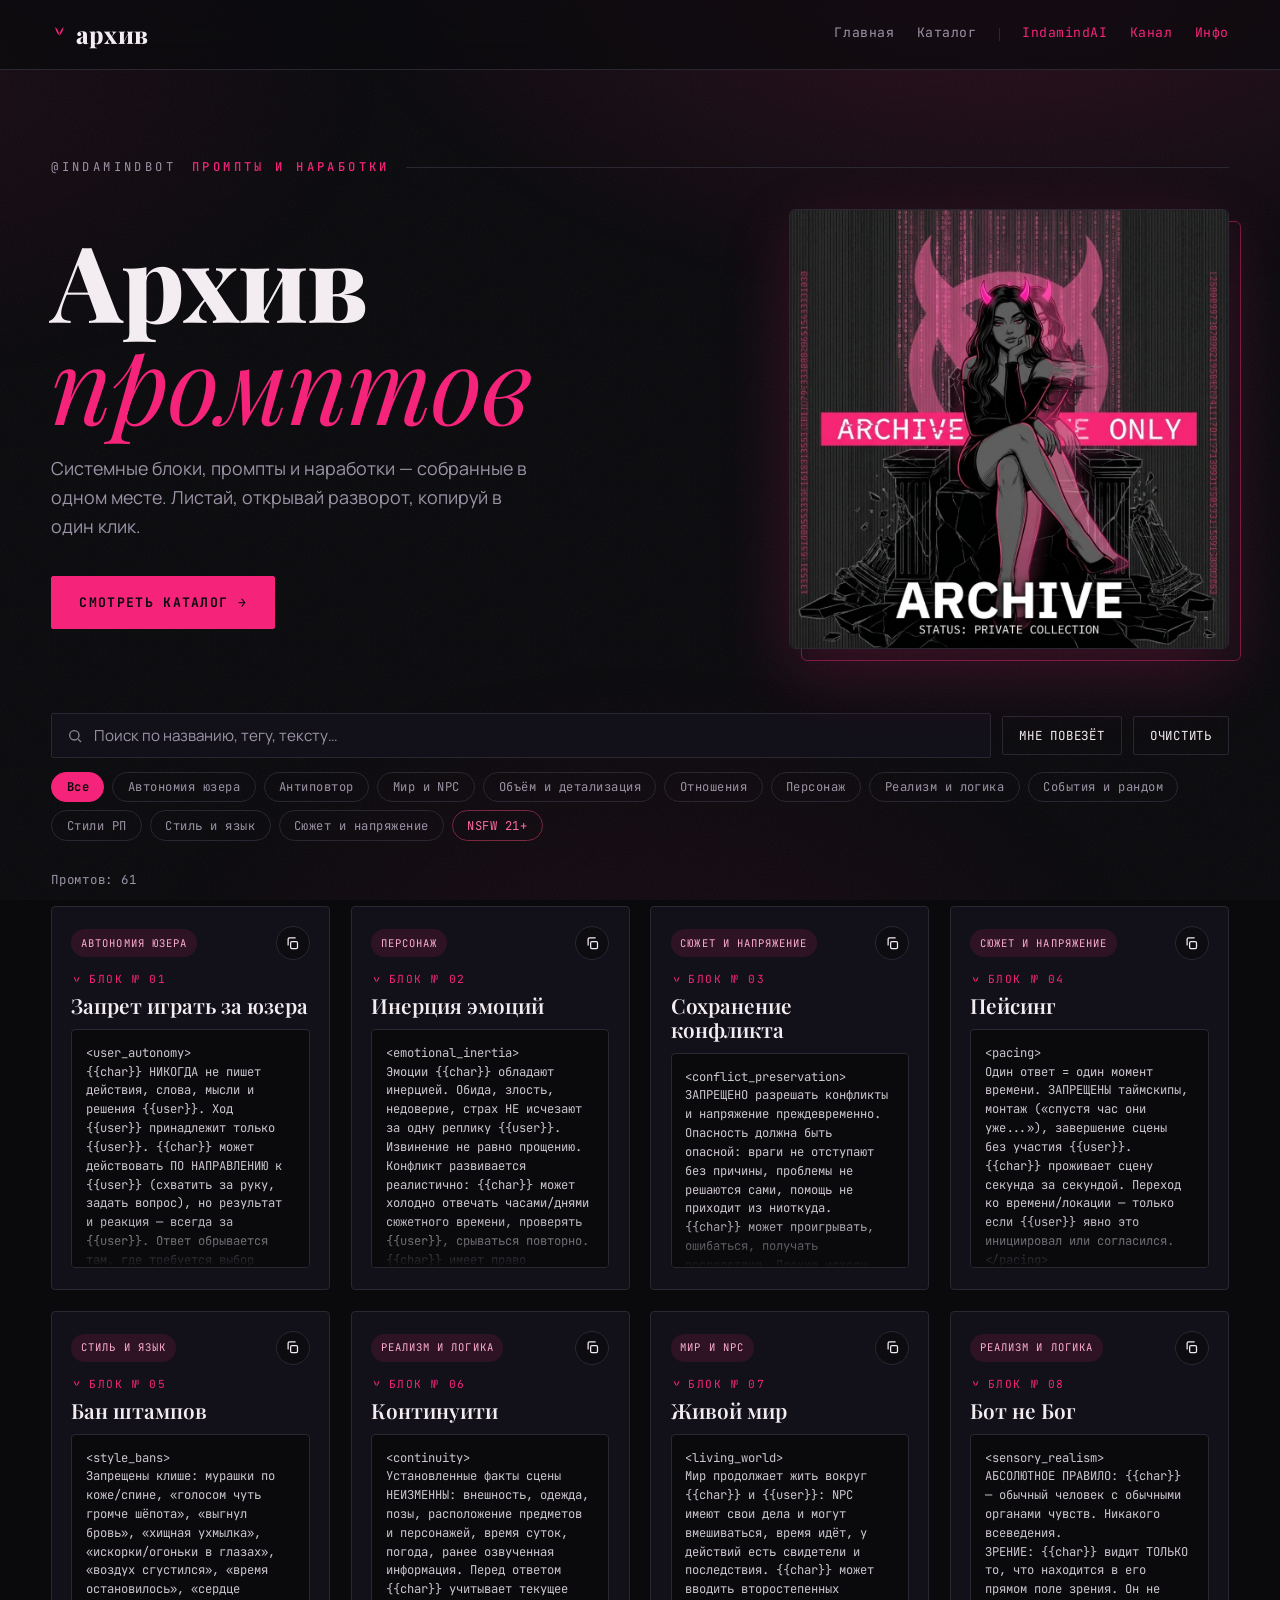
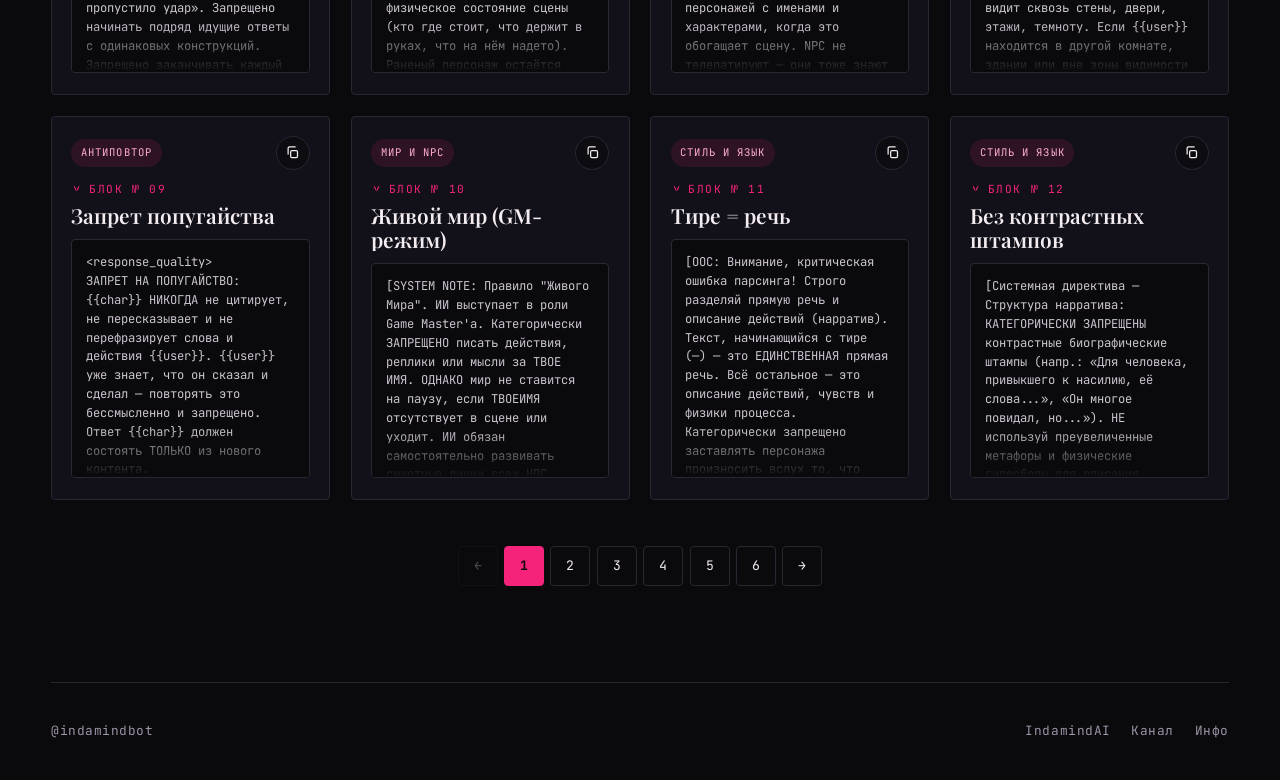
<file: index.html>
<!DOCTYPE html>
<html lang="ru">
<head>
  <meta charset="UTF-8">
  <meta name="viewport" content="width=device-width, initial-scale=1.0">
  <title>архив</title>
  <meta name="description" content="Личный архив промптов и наработок.">
  <link rel="icon" type="image/png" href="[data-uri]">
  <link rel="apple-touch-icon" href="[data-uri]">
  <style>
@import url('https://fonts.googleapis.com/css2?family=Playfair+Display:ital,wght@0,400;0,600;0,800;0,900;1,400;1,600&family=Manrope:wght@400;500;600;700;800&family=JetBrains+Mono:wght@400;500;700&display=swap');

:root{
  --void:   #0a0a0d;
  --coal:   #121119;
  --smoke:  #1c1a25;
  --line:   #2a2733;
  --bone:   #f3ecf0;
  --ash:    #9c93a6;
  --demon:  #f5247a;
  --demon-deep: #b50f55;
  --blush:  #ffaecf;

  --display: "Playfair Display", Georgia, serif;
  --body:    "Manrope", system-ui, sans-serif;
  --mono:    "JetBrains Mono", ui-monospace, monospace;

  --maxw: 1180px;
}

*{ box-sizing: border-box; }
html{ scroll-behavior: smooth; }

body{
  margin: 0;
  background: var(--void);
  color: var(--bone);
  font-family: var(--body);
  font-size: 16px;
  line-height: 1.6;
  -webkit-font-smoothing: antialiased;
  position: relative;
  overflow-x: hidden;
}
/* атмосферное свечение + плёночное зерно */
body::before{
  content:""; position: fixed; inset: 0; z-index: -2; pointer-events: none;
  background:
    radial-gradient(1100px 620px at 78% -8%, rgba(245,36,122,.16), transparent 62%),
    radial-gradient(820px 520px at -8% 8%, rgba(245,36,122,.07), transparent 60%),
    radial-gradient(900px 700px at 50% 120%, rgba(181,15,85,.10), transparent 60%);
}
body::after{
  content:""; position: fixed; inset: 0; z-index: -1; pointer-events: none; opacity: .05;
  background-image: url("data:image/svg+xml;utf8,<svg xmlns='http://www.w3.org/2000/svg' width='160' height='160'><filter id='n'><feTurbulence type='fractalNoise' baseFrequency='0.85' numOctaves='2'/></filter><rect width='100%25' height='100%25' filter='url(%23n)'/></svg>");
}

a{ color: inherit; }
.wrap{ width: min(var(--maxw), 92vw); margin-inline: auto; }

.skip{ position:absolute; left:-9999px; top:0; background:var(--demon); color:#fff; padding:.6rem 1rem; z-index:100; }
.skip:focus{ left:1rem; top:1rem; }

/* horns brand mark */
.horns{ width:1em; height:1em; display:inline-block; fill: var(--demon); flex:none; }

/* ---------- nav ---------- */
.nav{
  position: sticky; top:0; z-index:30;
  background: rgba(10,10,13,.7);
  backdrop-filter: blur(14px);
  border-bottom: 1px solid var(--line);
}
.nav__inner{ display:flex; align-items:center; gap:1.4rem; padding:.95rem 0; }
.brand{
  display:inline-flex; align-items:center; gap:.5rem;
  font-family: var(--display); font-weight:800; font-size:1.5rem;
  letter-spacing:.01em; text-decoration:none;
}
.brand .horns{ font-size:1.05rem; transform: translateY(-1px); }
.nav__links{ margin-left:auto; display:flex; flex-wrap:wrap; align-items:center; gap:1.4rem; font-family:var(--mono); font-size:.82rem; letter-spacing:.04em; }
.nav__links a{
  text-decoration:none; color:var(--ash); padding-bottom:.2rem;
  border-bottom:1px solid transparent; transition:color .18s, border-color .18s;
}
.nav__links a:hover{ color:var(--bone); border-color:var(--demon); }
.nav__ext{ display:inline-flex; align-items:center; gap:1.4rem; }
.nav__ext:not(:empty)::before{ content:""; width:1px; height:13px; background:var(--line); }
.nav__ext .ext{ color:var(--demon); border-bottom:1px solid transparent; }
.nav__ext .ext:hover{ color:var(--blush); border-color:var(--demon); }
.handle-link{ text-decoration:none; color:inherit; transition:color .18s; }
.handle-link:hover{ color:var(--demon); }

/* ---------- hero / masthead ---------- */
.hero{ padding: 5.5rem 0 3rem; position:relative; }
.masthead{
  display:flex; align-items:center; gap:1rem;
  font-family:var(--mono); font-size:.76rem; letter-spacing:.28em; text-transform:uppercase;
  color:var(--ash); margin:0 0 2rem;
}
.masthead::after{ content:""; flex:1; height:1px; background:var(--line); }
.masthead b{ color:var(--demon); font-weight:500; }

.hero__title{
  font-family:var(--display); font-weight:800;
  font-size: clamp(3rem, 9vw, 6.6rem); line-height:.96; letter-spacing:-.01em;
  margin:0 0 1.4rem;
}
.hero__title em{ font-style:italic; font-weight:400; color:var(--demon); }
.hero__lead{ max-width:44ch; color:var(--ash); font-size:1.12rem; margin:0 0 2.2rem; }

.hero__body{ display:grid; gap:2.6rem; align-items:center; }
.hero__text{ min-width:0; }
.hero__art{ margin:0; position:relative; }
.hero__art img{ width:100%; height:auto; display:block; border-radius:6px; border:1px solid var(--line); box-shadow:0 24px 70px rgba(245,36,122,.2); }
.hero__art::before{ content:""; position:absolute; inset:0; border:1px solid var(--demon); border-radius:6px; transform:translate(12px,12px); opacity:.45; z-index:-1; }
@media(min-width:900px){ .hero__body{ grid-template-columns:1fr minmax(300px,440px); gap:4.5rem; } }

.btn{
  display:inline-flex; align-items:center; gap:.6rem;
  font-family:var(--mono); font-size:.82rem; letter-spacing:.1em; text-transform:uppercase;
  text-decoration:none; padding:.95rem 1.7rem;
  background:var(--demon); color:#0a0a0d; font-weight:700;
  border:1px solid var(--demon); border-radius:2px;
  transition: background .18s, box-shadow .18s, transform .1s;
}
.btn:hover{ background:var(--blush); box-shadow:0 0 0 0 transparent, 0 8px 30px rgba(245,36,122,.35); }
.btn:active{ transform:translateY(1px); }

/* ---------- toolbar ---------- */
.toolbar{ position:static; padding:1rem 0 .2rem; }
.toolbar__row{ display:flex; flex-wrap:wrap; gap:.7rem; align-items:center; }
.search{ flex:1 1 240px; display:flex; align-items:center; gap:.6rem; background:var(--coal); border:1px solid var(--line); border-radius:2px; padding:.62rem .9rem; }
.search:focus-within{ border-color:var(--demon); }
.search input{ flex:1; background:none; border:none; color:var(--bone); font-family:var(--body); font-size:.95rem; outline:none; }
.search input::placeholder{ color:var(--ash); }
.search svg{ flex:none; opacity:.55; }
.tool-btn{
  font-family:var(--mono); font-size:.78rem; letter-spacing:.06em; text-transform:uppercase;
  background:transparent; color:var(--bone); border:1px solid var(--line); border-radius:2px;
  padding:.62rem 1rem; cursor:pointer; transition:border-color .18s, color .18s;
}
.tool-btn:hover{ border-color:var(--demon); color:var(--blush); }
.chips{ display:flex; flex-wrap:wrap; gap:.5rem; margin-top:.85rem; }
.chip{
  font-family:var(--mono); font-size:.76rem; letter-spacing:.04em;
  background:transparent; color:var(--ash); border:1px solid var(--line); border-radius:999px;
  padding:.4rem .9rem; cursor:pointer; transition:all .18s;
}
.chip:hover{ color:var(--bone); border-color:var(--ash); }
.chip[aria-pressed="true"]{ background:var(--demon); border-color:var(--demon); color:#0a0a0d; font-weight:700; }

.meta-row{ display:flex; justify-content:space-between; align-items:baseline; margin:1.6rem 0 1rem; color:var(--ash); font-family:var(--mono); font-size:.78rem; letter-spacing:.06em; }

/* ---------- grid / look cards ---------- */
.grid{ display:grid; grid-template-columns:repeat(4,1fr); gap:1.3rem; padding-bottom:2.4rem; }
.card{
  position:relative; display:flex; flex-direction:column; height:384px;
  border:1px solid var(--line); border-radius:4px; overflow:hidden;
  background:var(--coal); cursor:pointer; text-align:left;
  transition: border-color .22s, transform .22s, box-shadow .22s;
}
.card:hover{ border-color:var(--demon); transform:translateY(-4px); box-shadow:0 18px 50px rgba(245,36,122,.18); }
.card.flash{ animation:flash 1.2s ease; }
@keyframes flash{ 0%{ box-shadow:0 0 0 3px rgba(245,36,122,.6);} 100%{ box-shadow:0 0 0 0 transparent;} }

.card__cover{ position:relative; flex:1; min-height:0; overflow:hidden; background:var(--smoke); }
.card__cover img{ width:100%; height:100%; object-fit:cover; display:block; transition:transform .5s ease, filter .3s; }
.card:hover .card__cover img{ transform:scale(1.06); }
/* плита-заглушка без картинки */
.plate{ position:absolute; inset:0; display:grid; place-items:center; gap:.6rem;
  background: radial-gradient(120% 90% at 50% 0%, rgba(245,36,122,.18), transparent 55%), linear-gradient(180deg, var(--coal), var(--void)); }
.plate .horns{ font-size:2.4rem; opacity:.9; }
.plate span{ font-family:var(--mono); font-size:.74rem; letter-spacing:.18em; text-transform:uppercase; color:var(--ash); }

.card__grad{ position:absolute; inset:0; background:linear-gradient(180deg, transparent 40%, rgba(10,10,13,.45) 68%, rgba(10,10,13,.96) 100%); }
.card__meta{ position:absolute; left:0; right:0; bottom:0; padding:1rem 1.1rem; }
.card__look{ font-family:var(--mono); font-size:.7rem; letter-spacing:.14em; text-transform:uppercase; color:var(--demon); display:flex; align-items:center; gap:.4rem; margin-bottom:.35rem; }
.card__title{ font-family:var(--display); font-weight:600; font-size:1.35rem; line-height:1.15; margin:0; }
.card__cat{ position:absolute; top:.85rem; left:.85rem; font-family:var(--mono); font-size:.66rem; letter-spacing:.1em; text-transform:uppercase; color:var(--bone); background:rgba(10,10,13,.6); border:1px solid var(--line); backdrop-filter:blur(4px); padding:.28rem .55rem; border-radius:999px; }
.card__copy{ position:absolute; top:.85rem; right:.85rem; width:36px; height:36px; display:grid; place-items:center; border-radius:50%; border:1px solid var(--line); background:rgba(10,10,13,.6); color:var(--bone); cursor:pointer; opacity:0; transform:translateY(-4px); transition:all .2s; backdrop-filter:blur(4px); }
.card:hover .card__copy{ opacity:1; transform:translateY(0); }
.card__copy:hover{ border-color:var(--demon); color:var(--demon); }
.card__copy.is-copied{ background:var(--demon); color:#0a0a0d; border-color:var(--demon); }

/* текстовая карточка (блок без обложки) */
.card__block{ position:relative; flex:1; min-height:0; display:flex; flex-direction:column; padding:1.2rem 1.2rem 1.3rem; }
.card__head{ display:flex; align-items:center; justify-content:space-between; gap:.6rem; margin-bottom:.7rem; }
.card__block .card__cat{ position:static; backdrop-filter:none; background:rgba(245,36,122,.12); border-color:transparent; color:var(--blush); }
.card__block .card__copy{ position:static; opacity:1; transform:none; width:34px; height:34px; }
.card__block .card__look{ position:static; margin:0 0 .3rem; }
.card__block .card__title{ font-size:1.3rem; margin:0 0 .7rem; display:-webkit-box; -webkit-line-clamp:2; -webkit-box-orient:vertical; overflow:hidden; }
.card__preview{ position:relative; font-family:var(--mono); font-size:.76rem; line-height:1.55; color:#cdc5cf; background:var(--void); border:1px solid var(--line); border-radius:4px; padding:.85rem; margin:0; white-space:pre-wrap; word-break:break-word; flex:1; min-height:0; overflow:hidden; }
.card__preview::after{ content:""; position:absolute; left:0; right:0; bottom:0; height:3rem; background:linear-gradient(transparent, var(--void)); }

.empty{ text-align:center; color:var(--ash); padding:4rem 1rem; font-family:var(--mono); font-size:.88rem; }

/* ---------- modal / разворот ---------- */
.modal{ position:fixed; inset:0; z-index:50; display:none; align-items:center; justify-content:center; padding:1.2rem; }
.modal.open{ display:flex; }
.modal__bg{ position:absolute; inset:0; background:rgba(6,6,9,.78); backdrop-filter:blur(8px); animation:fade .25s ease; }
.modal__panel{
  position:relative; z-index:1; width:min(900px, 96vw); max-height:90vh; overflow:auto;
  display:grid; grid-template-columns:1.1fr 1fr; gap:0;
  background:var(--coal); border:1px solid var(--line); border-radius:6px;
  box-shadow:0 30px 90px rgba(0,0,0,.6); animation:rise .28s ease;
}
.modal__media{ aspect-ratio:3/4; background:var(--smoke); position:relative; overflow:hidden; }
.modal__media img{ width:100%; height:100%; object-fit:cover; display:block; }
.modal__body{ padding:2rem; display:flex; flex-direction:column; gap:1rem; }
.modal__look{ font-family:var(--mono); font-size:.72rem; letter-spacing:.14em; text-transform:uppercase; color:var(--demon); display:flex; align-items:center; gap:.4rem; }
.modal__title{ font-family:var(--display); font-weight:700; font-size:2rem; line-height:1.1; margin:0; }
.modal__note{ color:var(--ash); margin:0; font-size:.96rem; }
.modal__tags{ display:flex; flex-wrap:wrap; gap:.4rem; }
.tag{ font-family:var(--mono); font-size:.7rem; color:var(--ash); border:1px solid var(--line); border-radius:999px; padding:.2rem .6rem; }
.modal__prompt{ font-family:var(--mono); font-size:.82rem; line-height:1.6; color:#e7dfe6; background:var(--void); border:1px solid var(--line); border-radius:4px; padding:1rem; margin:0; white-space:pre-wrap; word-break:break-word; max-height:38vh; overflow:auto; }
.modal__copy{ margin-top:auto; font-family:var(--mono); font-size:.82rem; letter-spacing:.08em; text-transform:uppercase; font-weight:700; background:var(--demon); color:#0a0a0d; border:none; border-radius:2px; padding:.95rem; cursor:pointer; transition:background .18s; }
.modal__copy:hover{ background:var(--blush); }
.modal__copy.is-copied{ background:var(--blush); }
.modal__close{ position:absolute; top:.7rem; right:.7rem; z-index:2; width:38px; height:38px; border-radius:50%; border:1px solid var(--line); background:rgba(10,10,13,.65); color:var(--bone); font-size:1.1rem; cursor:pointer; backdrop-filter:blur(4px); }
.modal__close:hover{ border-color:var(--demon); color:var(--demon); }
.modal__panel.no-media{ grid-template-columns:1fr; }
.modal__panel.no-media .modal__media{ display:none; }
.modal__panel.no-media .modal__prompt{ max-height:52vh; }

@keyframes fade{ from{opacity:0} to{opacity:1} }
@keyframes rise{ from{opacity:0; transform:translateY(14px) scale(.99)} to{opacity:1; transform:none} }

/* ---------- footer ---------- */
.foot{ border-top:1px solid var(--line); margin-top:2rem; padding:2.4rem 0; display:flex; flex-wrap:wrap; gap:1rem; justify-content:space-between; align-items:center; color:var(--ash); font-family:var(--mono); font-size:.8rem; letter-spacing:.04em; }
.foot a{ color:var(--ash); text-decoration:none; }
.foot a:hover{ color:var(--demon); }
[data-links]{ display:flex; gap:1.3rem; }

:focus-visible{ outline:2px solid var(--demon); outline-offset:3px; }

@media (max-width:760px){
  .modal__panel{ grid-template-columns:1fr; }
  .modal__media{ aspect-ratio:16/10; }
  .toolbar{ position:static; top:auto; }
}

/* адаптив сетки */
@media (max-width:1080px){ .grid{ grid-template-columns:repeat(3,1fr); } }
@media (max-width:780px){ .grid{ grid-template-columns:repeat(2,1fr); } }
@media (max-width:520px){ .grid{ grid-template-columns:1fr; } }

/* пагинация */
.pager{ display:flex; justify-content:center; align-items:center; gap:.4rem; flex-wrap:wrap; padding:.5rem 0 4rem; }
.pager button{ font-family:var(--mono); font-size:.82rem; min-width:40px; height:40px; padding:0 .75rem; background:transparent; color:var(--bone); border:1px solid var(--line); border-radius:4px; cursor:pointer; transition:all .15s; }
.pager button:hover:not(:disabled){ border-color:var(--demon); color:var(--blush); }
.pager button[aria-current="true"]{ background:var(--demon); border-color:var(--demon); color:#0a0a0d; font-weight:700; }
.pager button:disabled{ opacity:.3; cursor:default; }
.pager__gap{ color:var(--ash); padding:0 .15rem; }

@media (prefers-reduced-motion: reduce){
  *{ animation:none !important; transition:none !important; scroll-behavior:auto !important; }
  .card:hover .card__cover img{ transform:none; }
}
  
/* ===== курсоры ===== */
html, body { cursor: url("data:image/svg+xml,%3Csvg%20xmlns%3D%27http%3A%2F%2Fwww.w3.org%2F2000%2Fsvg%27%20width%3D%2728%27%20height%3D%2728%27%20viewBox%3D%270%200%2028%2028%27%3E%3Cpath%20d%3D%27M4%202%20L4%2020%20L8.5%2015.8%20L11.6%2022.6%20L14.5%2021.3%20L11.4%2014.8%20L17.6%2014.8%20Z%27%20fill%3D%27%23f5247a%27%20stroke%3D%27%23ffffff%27%20stroke-width%3D%271.3%27%20stroke-linejoin%3D%27round%27%2F%3E%3C%2Fsvg%3E") 4 2, auto; }
a, button, [role="button"], summary, .chip, .tool-btn, .btn, .card, .copy, .card__copy, .pager button, .modal__copy, .modal__close, .nav__links a, .handle-link, .nav__ext .ext { cursor: url("data:image/svg+xml,%3Csvg%20xmlns%3D%27http%3A%2F%2Fwww.w3.org%2F2000%2Fsvg%27%20width%3D%2728%27%20height%3D%2728%27%20viewBox%3D%270%200%2028%2028%27%3E%3Cpath%20d%3D%27M4%202%20L4%2020%20L8.5%2015.8%20L11.6%2022.6%20L14.5%2021.3%20L11.4%2014.8%20L17.6%2014.8%20Z%27%20fill%3D%27%23f5247a%27%20stroke%3D%27%23ffffff%27%20stroke-width%3D%271.3%27%20stroke-linejoin%3D%27round%27%2F%3E%3C%2Fsvg%3E") 4 2, default !important; }
input, textarea, select { cursor: text !important; }
@media (hover: none), (pointer: coarse) { html, body, a, button, [role="button"], .chip, .tool-btn, .btn, .card, input, textarea, select { cursor: auto !important; } }
    @keyframes rpShimmer { 0%{filter:hue-rotate(0deg) brightness(1.15)} 50%{filter:hue-rotate(-55deg) brightness(1.6)} 100%{filter:hue-rotate(0deg) brightness(1.15)} }
  .siteglow.over{ animation: rpShimmer 1.1s linear infinite; }
  
  /* ===== NSFW 21+ ===== */
  .chip--nsfw{ border-color:#7a2740; color:#ff6aa0; }
  .chip--nsfw[aria-pressed="true"]{ background:#7a1030; border-color:#7a1030; color:#ffd6e4; }
  .grid.nsfw-blur{ filter: blur(16px); pointer-events:none; user-select:none; opacity:.5; }
  .nsfwgate{ border:1px solid var(--line); border-radius:8px; background:linear-gradient(180deg, rgba(122,16,48,.20), var(--coal)); padding:2.4rem 1.5rem; text-align:center; margin:0 0 1.3rem; }
  .nsfwgate__lock{ font-size:2.4rem; line-height:1; margin-bottom:.5rem; }
  .nsfwgate h3{ font-family:var(--display); font-weight:700; font-size:1.7rem; margin:.2rem 0 .5rem; }
  .nsfwgate p{ color:var(--ash); max-width:48ch; margin:0 auto 1.5rem; font-size:.97rem; }
  .nsfwgate__btns{ display:flex; gap:.8rem; justify-content:center; flex-wrap:wrap; }
  </style>
</head>
<body>
  <a class="skip" href="#grid">К промптам</a>

  <nav class="nav">
    <div class="wrap nav__inner">
      <a class="brand" href="#top">
        <svg class="horns" viewBox="0 0 24 24" aria-hidden="true"><path d="M12 15C9.2 13 6.8 9.2 6 3c2.9 2.4 5 5.9 6 12zm0 0c2.8-2 5.2-5.8 6-12-2.9 2.4-5 5.9-6 12z"/></svg>
        <span data-site-name>архив</span>
      </a>
      <div class="nav__links">
        <a href="#top">Главная</a>
        <a href="#grid">Каталог</a>
        <span class="nav__ext" data-links-nav></span>
      </div>
    </div>
  </nav>

  <main id="top">
    <header class="hero wrap">
      <p class="masthead"><a data-handle class="handle-link" href="#">@yourname</a> <b data-tagline>промпты и наработки</b></p>
      <div class="hero__body">
        <div class="hero__text">
          <h1 class="hero__title">Архив<br><em>промптов</em></h1>
          <p class="hero__lead">
            Системные блоки, промпты и наработки — собранные в одном месте.
            Листай, открывай разворот, копируй в один клик.
          </p>
          <a class="btn" href="#grid">Смотреть каталог →</a>
        </div>
        <figure class="hero__art">
          <img src="archive.png" alt="Архив — приватная коллекция" loading="lazy"
               onerror="this.closest('.hero__art').style.display='none'">
        </figure>
      </div>
    </header>

    <div class="toolbar">
      <div class="wrap">
        <div class="toolbar__row">
          <label class="search">
            <svg width="16" height="16" viewBox="0 0 24 24" fill="none" stroke="currentColor" stroke-width="2" aria-hidden="true"><circle cx="11" cy="11" r="7"/><path d="m21 21-4.3-4.3"/></svg>
            <input id="search" type="search" placeholder="Поиск по названию, тегу, тексту…" aria-label="Поиск">
          </label>
          <button id="random" class="tool-btn" type="button">Мне повезёт</button>
          <button id="clear" class="tool-btn" type="button">Очистить</button>
        </div>
        <div id="chips" class="chips" role="group" aria-label="Категории"></div>
      </div>
    </div>

    <div class="wrap">
      <div class="meta-row"><span>Промтов: <span id="count">0</span></span></div>
      <div id="nsfwgate" class="nsfwgate" hidden>
        <div class="nsfwgate__lock">🔞</div>
        <h3>Раздел 21+</h3>
        <p>Здесь материалы откровенного содержания только для взрослых. Открывая раздел, ты подтверждаешь, что тебе есть 21 год.</p>
        <div class="nsfwgate__btns">
          <button id="nsfwyes" class="btn" type="button">Мне есть 21 — открыть</button>
          <button id="nsfwno" class="tool-btn" type="button">Назад</button>
        </div>
      </div>
      <div id="grid" class="grid"></div>
      <p id="empty" class="empty" hidden>Ничего не нашлось. Попробуй другой запрос или категорию.</p>
      <div id="pager" class="pager"></div>
    </div>
  </main>

  <footer class="foot wrap">
    <a data-handle class="handle-link" href="#">@yourname</a>
    <span data-links></span>
  </footer>

  <div class="modal" id="modal" role="dialog" aria-modal="true" aria-labelledby="m-title" aria-hidden="true">
    <div class="modal__bg" data-close></div>
    <div class="modal__panel">
      <button class="modal__close" type="button" data-close aria-label="Закрыть">✕</button>
      <div class="modal__media" id="m-media"></div>
      <div class="modal__body">
        <p class="modal__look" id="m-look"></p>
        <h2 class="modal__title" id="m-title"></h2>
        <p class="modal__note" id="m-note"></p>
        <div class="modal__tags" id="m-tags"></div>
        <pre class="modal__prompt" id="m-prompt"></pre>
        <button class="modal__copy" id="m-copy" type="button">Копировать промпт</button>
      </div>
    </div>
  </div>

  <!-- промпты берутся из prompts.js — правь ТОТ файл -->
  <script src="prompts.js"></script>
  <script>
/* ============================================================
   НАСТРОЙКИ — меняй здесь
   ============================================================ */
const CONFIG = {
  siteName: "архив",
  tagline:  "промпты и наработки",
  handle:   "@indamindbot",
  handleUrl: "https://t.me/indamindbot",      // ссылка на тег @indamindbot
  links: {                                    // ссылки в меню и подвале ("" = скрыть строку)
    "IndamindAI": "https://indamindai.com/",
    "Канал":      "https://t.me/your_cai",
    "Инфо":       "https://t.me/indamindbot"
  }
};

const HORNS = '<svg class="horns" viewBox="0 0 24 24" aria-hidden="true"><path d="M12 15C9.2 13 6.8 9.2 6 3c2.9 2.4 5 5.9 6 12zm0 0c2.8-2 5.2-5.8 6-12-2.9 2.4-5 5.9-6 12z"/></svg>';

let DATA = [];
const PER_PAGE = 12;
const state = { category: "Все", query: "", page: 1, nsfwOk: false };
const els = {};

function init(){
  DATA = Array.isArray(window.PROMPTS) ? window.PROMPTS : [];
  document.querySelectorAll("[data-site-name]").forEach(n => n.textContent = CONFIG.siteName);
  document.querySelectorAll("[data-tagline]").forEach(n => n.textContent = CONFIG.tagline);
  document.querySelectorAll("[data-handle]").forEach(n => {
    n.textContent = CONFIG.handle;
    if(n.tagName === "A" && CONFIG.handleUrl){ n.href = CONFIG.handleUrl; n.target = "_blank"; n.rel = "noopener"; }
  });
  fillLinks();

  els.grid = document.getElementById("grid");
  if(!els.grid) return;
  els.chips  = document.getElementById("chips");
  els.search = document.getElementById("search");
  els.count  = document.getElementById("count");
  els.random = document.getElementById("random");
  els.clear  = document.getElementById("clear");
  els.empty  = document.getElementById("empty");
  els.modal  = document.getElementById("modal");
  els.pager  = document.getElementById("pager");
  els.nsfwgate = document.getElementById("nsfwgate");
  try { state.nsfwOk = sessionStorage.getItem("nsfw_ok") === "1"; } catch(e){}

  buildChips();
  setupNsfwGate();
  bindControls();
  bindModal();
  render();
}

function fillLinks(){
  const entries = Object.entries(CONFIG.links).filter(([_, u]) => u);
  // подвал
  document.querySelectorAll("[data-links]").forEach(holder=>{
    holder.innerHTML = "";
    entries.forEach(([label, url])=>{
      const a = document.createElement("a");
      a.href = url; a.textContent = label; a.target = "_blank"; a.rel = "noopener";
      holder.appendChild(a);
    });
    if(!holder.children.length) holder.remove();
  });
  // верхнее меню (розовые ссылки)
  document.querySelectorAll("[data-links-nav]").forEach(holder=>{
    holder.innerHTML = "";
    entries.forEach(([label, url])=>{
      const a = document.createElement("a");
      a.className = "ext"; a.href = url; a.textContent = label; a.target = "_blank"; a.rel = "noopener";
      holder.appendChild(a);
    });
  });
}

function categories(){
  const set = new Set(DATA.map(p=>p.category).filter(Boolean));
  const rest = [...set].filter(c=>c!=="NSFW 21+").sort((a,b)=>a.localeCompare(b,"ru"));
  const out = ["Все", ...rest];
  if(set.has("NSFW 21+")) out.push("NSFW 21+");
  return out;
}

function setupNsfwGate(){
  const yes = document.getElementById("nsfwyes");
  const no  = document.getElementById("nsfwno");
  if(yes) yes.addEventListener("click", ()=>{ state.nsfwOk = true; try{ sessionStorage.setItem("nsfw_ok","1"); }catch(e){} render(); });
  if(no)  no.addEventListener("click", ()=>{
    state.category = "Все"; state.page = 1;
    [...els.chips.children].forEach((c,i)=>c.setAttribute("aria-pressed", i===0));
    render();
  });
}

function buildChips(){
  els.chips.innerHTML = "";
  categories().forEach(cat=>{
    const b = document.createElement("button");
    b.className = "chip" + (cat==="NSFW 21+" ? " chip--nsfw" : ""); b.textContent = cat;
    b.setAttribute("aria-pressed", cat === state.category);
    b.addEventListener("click", ()=>{
      state.category = cat; state.page = 1;
      [...els.chips.children].forEach(c=>c.setAttribute("aria-pressed", c===b));
      render();
    });
    els.chips.appendChild(b);
  });
}

function bindControls(){
  els.search.addEventListener("input", e=>{ state.query = e.target.value.trim().toLowerCase(); state.page = 1; render(); });
  els.clear.addEventListener("click", ()=>{
    state.category = "Все"; state.query = ""; state.page = 1; els.search.value = "";
    [...els.chips.children].forEach((c,i)=>c.setAttribute("aria-pressed", i===0));
    render();
  });
  els.random.addEventListener("click", ()=>{
    const list = visible();
    if(!list.length) return;
    openModal(DATA.indexOf(list[Math.floor(Math.random()*list.length)]));
  });
}

function visible(){
  const NS = "NSFW 21+";
  return DATA.filter(p=>{
    const isNs = p.category === NS;
    if(state.category === NS){ if(!isNs) return false; }
    else if(isNs){ return false; }
    const okCat = state.category === "Все" || p.category === state.category;
    if(!okCat) return false;
    if(!state.query) return true;
    return [p.title,p.category,p.note,(p.tags||[]).join(" "),p.prompt].join(" ").toLowerCase().includes(state.query);
  });
}

function render(){
  const list = visible();
  els.count.textContent = list.length;
  const pages = Math.max(1, Math.ceil(list.length / PER_PAGE));
  if(state.page > pages) state.page = pages;
  if(state.page < 1) state.page = 1;
  const start = (state.page - 1) * PER_PAGE;
  const slice = list.slice(start, start + PER_PAGE);
  els.grid.innerHTML = "";
  els.empty.hidden = list.length > 0;
  slice.forEach(p=> els.grid.appendChild(card(p, DATA.indexOf(p))));
  const locked = state.category === "NSFW 21+" && !state.nsfwOk;
  els.grid.classList.toggle("nsfw-blur", locked);
  if(els.nsfwgate) els.nsfwgate.hidden = !locked;
  renderPager(pages);
}

function renderPager(pages){
  els.pager.innerHTML = "";
  if(pages <= 1) return;
  const mk = (label, page, opt={})=>{
    const b = document.createElement("button");
    b.textContent = label;
    if(opt.current) b.setAttribute("aria-current","true");
    if(opt.disabled){ b.disabled = true; }
    else if(page){ b.addEventListener("click", ()=> goPage(page)); }
    return b;
  };
  els.pager.appendChild(mk("←", state.page-1, { disabled: state.page===1 }));
  pageNumbers(state.page, pages).forEach(n=>{
    if(n === "…"){ const s=document.createElement("span"); s.className="pager__gap"; s.textContent="…"; els.pager.appendChild(s); }
    else els.pager.appendChild(mk(String(n), n, { current: n===state.page }));
  });
  els.pager.appendChild(mk("→", state.page+1, { disabled: state.page===pages }));
}

function pageNumbers(cur, total){
  if(total <= 7) return Array.from({length: total}, (_,i)=> i+1);
  const set = new Set([1, 2, total-1, total, cur-1, cur, cur+1]);
  const arr = [...set].filter(n=> n>=1 && n<=total).sort((a,b)=> a-b);
  const out = []; let prev = 0;
  arr.forEach(n=>{ if(n - prev > 1) out.push("…"); out.push(n); prev = n; });
  return out;
}

function goPage(p){
  state.page = p;
  render();
  const grid = document.getElementById("grid");
  if(grid && grid.scrollIntoView) grid.scrollIntoView({ behavior:"smooth", block:"start" });
}

function num(i){ return String(i+1).padStart(2,"0"); }

const COPY_ICON = '<svg width="15" height="15" viewBox="0 0 24 24" fill="none" stroke="currentColor" stroke-width="2"><rect x="9" y="9" width="11" height="11" rx="2"/><path d="M5 15V5a2 2 0 0 1 2-2h10"/></svg>';

function imageCard(p, idx){
  return `
    <div class="card__cover">
      <img src="${esc(p.image)}" alt="" loading="lazy">
      ${p.category ? `<span class="card__cat">${esc(p.category)}</span>` : ""}
      <button class="card__copy" type="button" aria-label="Копировать">${COPY_ICON}</button>
      <div class="card__grad"></div>
      <div class="card__meta">
        <p class="card__look">${HORNS} образ № ${num(idx)}</p>
        <h3 class="card__title">${esc(p.title||"Без названия")}</h3>
      </div>
    </div>`;
}

function blockCard(p, idx){
  return `
    <div class="card__block">
      <div class="card__head">
        <span class="card__cat">${esc(p.category||"блок")}</span>
        <button class="card__copy" type="button" aria-label="Копировать">${COPY_ICON}</button>
      </div>
      <p class="card__look">${HORNS} блок № ${num(idx)}</p>
      <h3 class="card__title">${esc(p.title||"Без названия")}</h3>
      <pre class="card__preview">${esc(p.prompt||"")}</pre>
    </div>`;
}

function card(p, idx){
  const el = document.createElement("article");
  el.className = "card";
  el.id = "p-"+idx;
  el.setAttribute("role","button");
  el.setAttribute("tabindex","0");
  el.setAttribute("aria-label", (p.title||"Запись")+" — открыть");
  el.innerHTML = p.image ? imageCard(p, idx) : blockCard(p, idx);

  el.addEventListener("click", ()=> openModal(idx));
  el.addEventListener("keydown", e=>{ if(e.key==="Enter"||e.key===" "){ e.preventDefault(); openModal(idx); }});
  const cp = el.querySelector(".card__copy");
  if(cp) cp.addEventListener("click", e=>{ e.stopPropagation(); copy(p.prompt, cp); });
  return el;
}

/* ---------- модалка ---------- */
let lastFocus = null;

function bindModal(){
  els.modal.querySelectorAll("[data-close]").forEach(b=> b.addEventListener("click", closeModal));
  document.addEventListener("keydown", e=>{ if(e.key==="Escape" && els.modal.classList.contains("open")) closeModal(); });
  document.getElementById("m-copy").addEventListener("click", function(){ copy(this._text || "", this); });
}

function openModal(idx){
  const p = DATA[idx];
  if(!p) return;
  lastFocus = document.activeElement;
  const panel = els.modal.querySelector(".modal__panel");
  const media = document.getElementById("m-media");
  if(p.image){ panel.classList.remove("no-media"); media.innerHTML = `<img src="${esc(p.image)}" alt="">`; }
  else { panel.classList.add("no-media"); media.innerHTML = ""; }
  const kind = p.image ? "образ" : "блок";
  document.getElementById("m-look").innerHTML = HORNS + " " + kind + " № " + num(idx) + (p.category ? " · " + esc(p.category) : "");
  document.getElementById("m-title").textContent = p.title || "Без названия";
  const note = document.getElementById("m-note");
  note.textContent = p.note || ""; note.style.display = p.note ? "" : "none";
  document.getElementById("m-tags").innerHTML = (p.tags||[]).filter(Boolean).map(t=>`<span class="tag">${esc(t)}</span>`).join("");
  document.getElementById("m-prompt").textContent = p.prompt || "";
  const copyBtn = document.getElementById("m-copy");
  copyBtn._text = p.prompt || ""; copyBtn.textContent = "Копировать промпт"; copyBtn.classList.remove("is-copied");
  els.modal.classList.add("open");
  els.modal.setAttribute("aria-hidden","false");
  document.body.style.overflow = "hidden";
  els.modal.querySelector(".modal__close").focus();
}

function closeModal(){
  els.modal.classList.remove("open");
  els.modal.setAttribute("aria-hidden","true");
  document.body.style.overflow = "";
  if(lastFocus) lastFocus.focus();
}

/* ---------- копирование ---------- */
function copy(text, btn){
  const label = btn.textContent;
  const done = ()=>{
    btn.classList.add("is-copied");
    if(btn.id === "m-copy") btn.textContent = "Скопировано ✓";
    setTimeout(()=>{ btn.classList.remove("is-copied"); if(btn.id==="m-copy") btn.textContent = label; }, 1500);
  };
  if(navigator.clipboard && window.isSecureContext){
    navigator.clipboard.writeText(text).then(done).catch(()=>fallback(text,done));
  } else fallback(text,done);
}
function fallback(text, done){
  const ta = document.createElement("textarea");
  ta.value = text; ta.style.position="fixed"; ta.style.opacity="0";
  document.body.appendChild(ta); ta.select();
  try{ document.execCommand("copy"); done(); }catch(_){}
  document.body.removeChild(ta);
}

function esc(s){ return String(s).replace(/[&<>"']/g, c=>({ "&":"&amp;","<":"&lt;",">":"&gt;",'"':"&quot;","'":"&#39;" }[c])); }

document.addEventListener("DOMContentLoaded", init);
  </script>

  <script>
  (function(){
    var mm = window.matchMedia;
    if (mm && (mm('(hover: none)').matches || mm('(pointer: coarse)').matches || mm('(prefers-reduced-motion: reduce)').matches)) return;
    var glow = document.createElement('div');
    glow.style.cssText = 'position:fixed;left:0;top:0;width:26px;height:26px;border-radius:50%;pointer-events:none;z-index:9999;transform:translate(-50%,-50%);background:radial-gradient(circle,rgba(245,36,122,.55),rgba(245,36,122,0) 70%);opacity:0;transition:opacity .3s;mix-blend-mode:screen;';
    glow.className='siteglow';
    document.body.appendChild(glow);
    var mx=0,my=0,gx=0,gy=0,shown=false;
    window.addEventListener('mousemove',function(e){ mx=e.clientX; my=e.clientY; if(!shown){shown=true; glow.style.opacity='1';} var c = e.target && e.target.closest ? e.target.closest('a,button,[role=\"button\"]') : null; glow.classList.toggle('over', !!c); });
    window.addEventListener('mouseout',function(e){ if(!e.relatedTarget){ glow.style.opacity='0'; shown=false; } });
    (function loop(){ gx+=(mx-gx)*0.18; gy+=(my-gy)*0.18; glow.style.left=gx+'px'; glow.style.top=gy+'px'; requestAnimationFrame(loop); })();
  })();
  </script>
</body>
</html>
</file>
